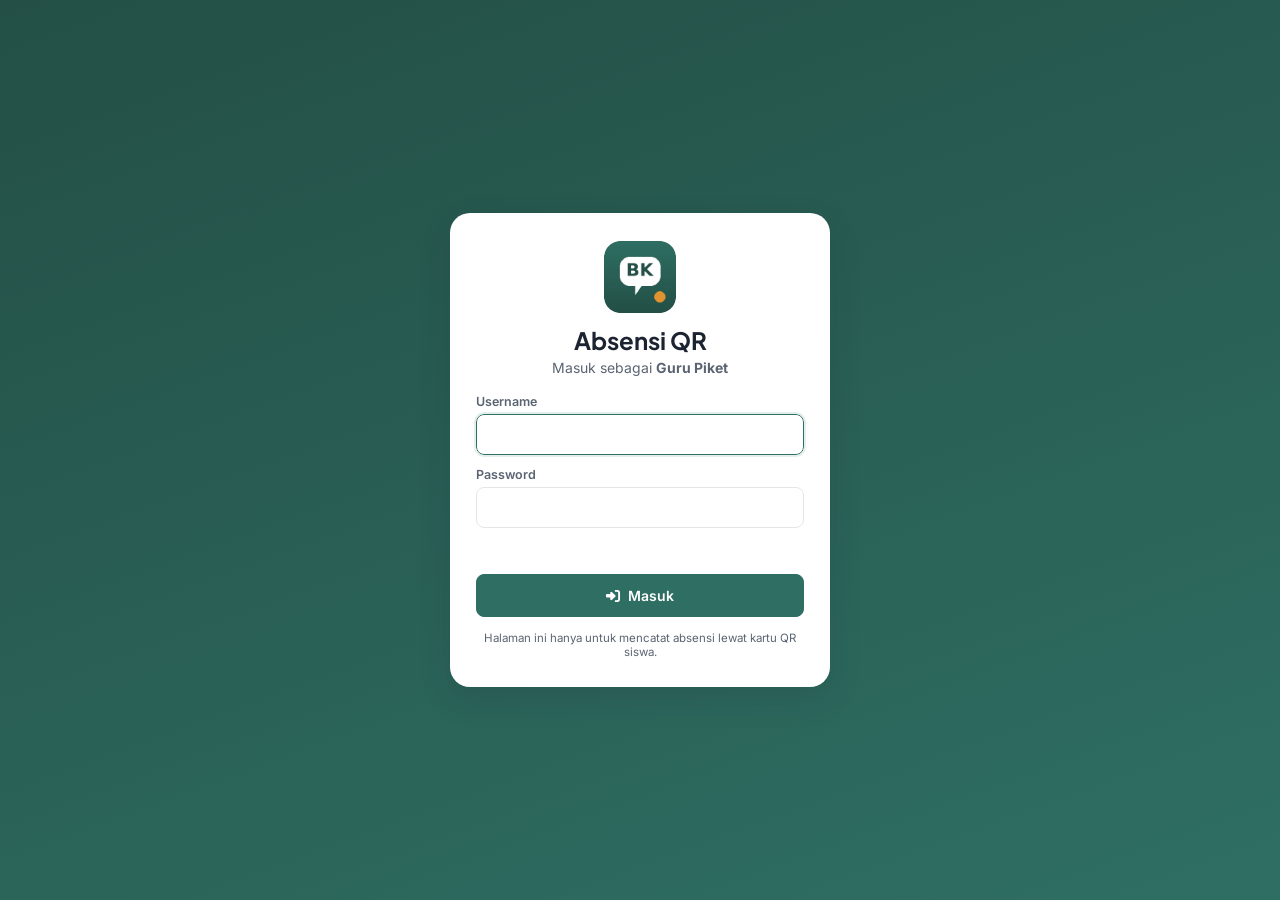
<file: piket.html>
<!DOCTYPE html>
<html lang="id">
<head>
<meta charset="UTF-8" />
<meta name="viewport" content="width=device-width, initial-scale=1.0, viewport-fit=cover" />
<meta name="robots" content="noindex, nofollow" />
<meta name="theme-color" content="#2F6F63" />
<title>Absensi QR — Guru Piket</title>
<link rel="preconnect" href="https://fonts.googleapis.com">
<link href="https://fonts.googleapis.com/css2?family=Plus+Jakarta+Sans:wght@500;600;700;800&family=Inter:wght@400;500;600;700&display=swap" rel="stylesheet">
<link rel="stylesheet" href="https://cdnjs.cloudflare.com/ajax/libs/font-awesome/6.5.1/css/all.min.css">
<link rel="icon" type="image/png" sizes="32x32" href="icons/favicon-32.png">
<link rel="apple-touch-icon" href="icons/apple-touch-icon.png">
<link rel="stylesheet" href="piket.css">
</head>
<body>

<!-- ============ LOGIN GURU PIKET ============ -->
<section class="pk-login" id="loginView">
  <form class="pk-login-card" id="loginForm" autocomplete="on">
    <img class="pk-login-logo" id="loginLogo" src="icons/icon-192.png" alt="" />
    <h1>Absensi QR</h1>
    <p class="pk-login-school" id="loginSchool"></p>
    <p class="pk-login-sub">Masuk sebagai <b>Guru Piket</b></p>
    <label for="loginUser">Username</label>
    <input type="text" id="loginUser" name="username" autocomplete="username" autocapitalize="off" required />
    <label for="loginPass">Password</label>
    <input type="password" id="loginPass" name="password" autocomplete="current-password" required />
    <div class="pk-error" id="loginError" role="alert"></div>
    <button type="submit" class="pk-btn pk-btn-primary pk-btn-block" id="loginBtn"><i class="fa-solid fa-right-to-bracket"></i> Masuk</button>
    <p class="pk-foot">Halaman ini hanya untuk mencatat absensi lewat kartu QR siswa.</p>
  </form>
</section>

<!-- ============ HALAMAN SCAN ============ -->
<section class="pk-app hidden" id="appView">
  <header class="pk-top">
    <div class="pk-brand">
      <img id="schoolLogo" class="pk-brand-logo" src="icons/icon-192.png" alt="" />
      <div>
        <div class="pk-brand-title"><i class="fa-solid fa-qrcode"></i> Absensi QR — Guru Piket</div>
        <div class="pk-brand-sub" id="schoolName">BK Digital</div>
      </div>
    </div>
    <div class="pk-top-right">
      <div class="pk-clock" id="clock"></div>
      <button class="pk-icon-btn" id="logoutBtn" title="Keluar"><i class="fa-solid fa-right-from-bracket"></i></button>
    </div>
  </header>

  <main class="pk-main">
    <div class="pk-scan-col">
      <div class="pk-controls">
        <label class="pk-status-label">Status jika terdeteksi
          <select id="statusSelect">
            <option value="Hadir">Hadir</option>
            <option value="Sakit">Sakit</option>
            <option value="Izin">Izin</option>
          </select>
        </label>
        <button class="pk-icon-btn" id="camToggleBtn" title="Matikan/nyalakan kamera"><i class="fa-solid fa-video"></i></button>
        <button class="pk-icon-btn" id="camSwitchBtn" title="Ganti kamera depan/belakang"><i class="fa-solid fa-rotate"></i></button>
      </div>

      <div class="pk-camera">
        <div id="reader"></div>
        <div class="pk-frame"></div>
        <div class="pk-result" id="result">
          <div class="pk-standby"><i class="fa-solid fa-id-card"></i><p>Menyalakan kamera...</p></div>
        </div>
      </div>

      <form class="pk-manual" id="manualForm">
        <i class="fa-solid fa-keyboard"></i>
        <input type="text" id="manualInput" placeholder="Ketik kode atau tembakkan pemindai USB/Bluetooth di sini, lalu Enter" autocomplete="off" />
        <button type="submit" class="pk-btn pk-btn-primary"><i class="fa-solid fa-check"></i> Proses</button>
      </form>
    </div>

    <aside class="pk-side">
      <div class="pk-card">
        <div class="pk-card-head">
          <h2>Absensi Hari Ini</h2>
          <span class="pk-date" id="todayDate"></span>
        </div>
        <div class="pk-stats">
          <div class="pk-stat pk-stat--ok"><b id="cHadir">0</b><span>Hadir</span></div>
          <div class="pk-stat pk-stat--warn"><b id="cSakit">0</b><span>Sakit</span></div>
          <div class="pk-stat pk-stat--info"><b id="cIzin">0</b><span>Izin</span></div>
          <div class="pk-stat"><b id="cTotal">0</b><span>Total</span></div>
        </div>
      </div>
      <div class="pk-card">
        <div class="pk-card-head">
          <h2>Terbaru</h2>
          <button class="pk-link" id="refreshBtn" title="Muat ulang"><i class="fa-solid fa-arrows-rotate"></i></button>
        </div>
        <ul class="pk-recent" id="recentList"><li class="pk-empty">Belum ada data.</li></ul>
      </div>
    </aside>
  </main>
</section>

<script src="html5-qrcode.min.js"></script>
<script src="piket.js"></script>
</body>
</html>
</file>
<file: piket.css>
/* ============================================================
   BK DIGITAL — HALAMAN GURU PIKET (Absensi QR)
   Token warna sama dengan style.css utama.
   ============================================================ */
:root{
  --bg:#F5F7F8; --surface:#fff; --surface-2:#F0F3F4; --ink:#1B2430; --ink-soft:#5B6472; --border:#E3E7EA;
  --primary:#2F6F63; --primary-dark:#234F46; --primary-light:#E4EFEC;
  --accent:#E0932F; --accent-light:#FBF0DD; --danger:#D9614F; --danger-light:#FAE4E0;
  --success:#3E9A63; --success-light:#E4F3E9; --info:#3B7DD8; --info-light:#E5EFFC;
  --radius-sm:8px; --radius:14px; --radius-lg:20px;
  --shadow:0 4px 16px rgba(27,36,48,.08); --shadow-lg:0 12px 32px rgba(27,36,48,.14);
  --font-display:'Plus Jakarta Sans',system-ui,sans-serif; --font-body:'Inter',system-ui,sans-serif;
}
*{ box-sizing:border-box; }
html,body{ height:100%; }
body{ margin:0; font-family:var(--font-body); background:var(--bg); color:var(--ink); -webkit-font-smoothing:antialiased; }
.hidden{ display:none !important; }
button,input,select{ font-family:inherit; font-size:14px; }

/* ---------- tombol ---------- */
.pk-btn{ display:inline-flex; align-items:center; justify-content:center; gap:8px; border:1px solid var(--border); background:#fff; color:var(--ink);
  padding:10px 16px; border-radius:var(--radius-sm); font-weight:600; cursor:pointer; }
.pk-btn-primary{ background:var(--primary); border-color:var(--primary); color:#fff; }
.pk-btn-primary:hover{ background:var(--primary-dark); }
.pk-btn:disabled{ opacity:.6; cursor:wait; }
.pk-btn-block{ width:100%; }
.pk-icon-btn{ width:40px; height:40px; border-radius:var(--radius-sm); border:1px solid var(--border); background:#fff; color:var(--ink); cursor:pointer; flex-shrink:0; }
.pk-icon-btn:hover{ background:var(--surface-2); }
.pk-link{ background:none; border:0; color:var(--primary); cursor:pointer; padding:4px 6px; font-size:15px; }

/* ---------- login ---------- */
.pk-login{ min-height:100%; display:flex; align-items:center; justify-content:center; padding:20px;
  background:linear-gradient(160deg,var(--primary-dark),var(--primary)); }
.pk-login-card{ width:100%; max-width:380px; background:#fff; border-radius:var(--radius-lg); box-shadow:var(--shadow-lg); padding:28px 26px; text-align:center; }
.pk-login-logo{ width:72px; height:72px; border-radius:16px; margin-bottom:8px; object-fit:contain; background:#fff; }
.pk-login-school{ margin:2px 0 4px; font-size:14px; font-weight:700; color:var(--primary); text-transform:uppercase; letter-spacing:.3px; }
.pk-login-school:empty{ display:none; }
.pk-login-card h1{ margin:0; font-family:var(--font-display); font-size:24px; }
.pk-login-sub{ margin:4px 0 18px; color:var(--ink-soft); font-size:14px; }
.pk-login-card label{ display:block; text-align:left; font-size:12.5px; font-weight:600; color:var(--ink-soft); margin:12px 0 5px; }
.pk-login-card input{ width:100%; padding:11px 12px; border:1px solid var(--border); border-radius:var(--radius-sm); background:#fff; }
.pk-login-card input:focus{ outline:2px solid var(--primary-light); border-color:var(--primary); }
.pk-login-card .pk-btn{ margin-top:18px; padding:12px; }
.pk-error{ min-height:18px; margin-top:10px; font-size:13px; color:var(--danger); text-align:left; }
.pk-foot{ margin:14px 0 0; font-size:11.5px; color:var(--ink-soft); }

/* ---------- app ---------- */
.pk-app{ min-height:100%; display:flex; flex-direction:column; }
.pk-top{ display:flex; align-items:center; justify-content:space-between; gap:12px; padding:12px 20px; background:var(--primary-dark); color:#fff;
  padding-top:calc(12px + env(safe-area-inset-top)); }
.pk-brand{ display:flex; align-items:center; gap:12px; min-width:0; }
.pk-brand-logo{ width:40px; height:40px; border-radius:10px; background:#fff; object-fit:contain; flex-shrink:0; }
.pk-brand-title{ font-family:var(--font-display); font-weight:700; font-size:16px; display:flex; align-items:center; gap:8px; }
.pk-brand-sub{ font-size:12.5px; color:rgba(255,255,255,.75); white-space:nowrap; overflow:hidden; text-overflow:ellipsis; }
.pk-top-right{ display:flex; align-items:center; gap:12px; }
.pk-clock{ font-family:var(--font-display); font-weight:700; font-size:20px; font-variant-numeric:tabular-nums; }
.pk-top .pk-icon-btn{ background:rgba(255,255,255,.12); border-color:rgba(255,255,255,.22); color:#fff; }
.pk-top .pk-icon-btn:hover{ background:rgba(255,255,255,.24); }

.pk-main{ flex:1; display:grid; grid-template-columns:minmax(0,1fr) 340px; gap:20px; padding:20px; max-width:1100px; width:100%; margin:0 auto; align-items:start; }
.pk-scan-col{ display:flex; flex-direction:column; gap:14px; align-items:center; }
.pk-controls{ display:flex; align-items:center; gap:10px; width:min(520px,100%); }
.pk-status-label{ flex:1; display:flex; align-items:center; gap:10px; font-size:13px; font-weight:600; color:var(--ink-soft); }
.pk-status-label select{ flex:1; padding:9px 10px; border:1px solid var(--border); border-radius:var(--radius-sm); background:#fff; color:var(--ink); }

/* kamera */
.pk-camera{ position:relative; width:min(520px,100%); aspect-ratio:1/1; background:#000; border-radius:var(--radius-lg); overflow:hidden; box-shadow:var(--shadow-lg); }
.pk-camera #reader{ width:100%; height:100%; }
.pk-camera #reader video{ width:100% !important; height:100% !important; object-fit:cover; }
.pk-frame{ position:absolute; inset:14%; border:3px solid var(--accent); border-radius:16px; pointer-events:none; box-shadow:0 0 0 999px rgba(0,0,0,.28); }
.pk-result{ position:absolute; inset:0; z-index:5; display:flex; align-items:flex-end; justify-content:center; padding:14px; pointer-events:none; }
.pk-result:has(.pk-card-res){ align-items:center; background:rgba(15,30,25,.82); backdrop-filter:blur(3px); }
.pk-standby{ text-align:center; color:#fff; width:100%; background:rgba(0,0,0,.55); backdrop-filter:blur(6px); border-radius:16px; padding:12px 16px; }
.pk-standby i{ font-size:24px; display:block; margin-bottom:6px; opacity:.85; }
.pk-standby p{ margin:0; font-size:13px; line-height:1.5; }
.pk-card-res{ text-align:center; width:100%; max-width:330px; color:#fff; padding:22px 20px; border:1px solid rgba(255,255,255,.18); border-radius:var(--radius-lg); background:rgba(255,255,255,.07); }
.pk-card-res > i{ font-size:42px; display:block; margin-bottom:10px; }
.pk-card-res .pk-name{ font-family:var(--font-display); font-weight:800; font-size:21px; line-height:1.25; word-break:break-word; }
.pk-card-res .pk-sub{ font-size:13.5px; color:rgba(255,255,255,.75); margin-top:3px; }
.pk-card-res .pk-msg{ display:inline-block; margin-top:14px; padding:8px 16px; border-radius:999px; font-weight:700; font-size:14px; }
.pk-card-res p{ margin:0; font-size:14px; line-height:1.5; color:rgba(255,255,255,.88); }
.pk-card-res--ok > i{ color:#7BE0A3; }   .pk-card-res--ok .pk-msg{ background:var(--success-light); color:var(--success); }
.pk-card-res--warn > i{ color:#F5C16B; } .pk-card-res--warn .pk-msg{ background:var(--accent-light); color:#A9690F; }
.pk-card-res--err > i{ color:#FF9A8B; }
.pk-card-res--pending .pk-msg{ background:rgba(255,255,255,.16); color:#fff; }

.pk-manual{ display:flex; align-items:center; gap:10px; width:min(520px,100%); background:#fff; border:1px solid var(--border); border-radius:var(--radius); padding:10px 12px; }
.pk-manual > i{ color:var(--ink-soft); }
.pk-manual input{ flex:1; min-width:0; border:0; outline:0; background:transparent; padding:6px 2px; }

/* panel samping */
.pk-side{ display:flex; flex-direction:column; gap:16px; }
.pk-card{ background:#fff; border:1px solid var(--border); border-radius:var(--radius); box-shadow:var(--shadow); padding:16px; }
.pk-card-head{ display:flex; align-items:center; justify-content:space-between; margin-bottom:12px; }
.pk-card-head h2{ margin:0; font-family:var(--font-display); font-size:15px; }
.pk-date{ font-size:12px; color:var(--ink-soft); }
.pk-stats{ display:grid; grid-template-columns:repeat(4,1fr); gap:8px; }
.pk-stat{ background:var(--surface-2); border-radius:var(--radius-sm); padding:10px 6px; text-align:center; }
.pk-stat b{ display:block; font-family:var(--font-display); font-size:22px; }
.pk-stat span{ font-size:11.5px; color:var(--ink-soft); }
.pk-stat--ok{ background:var(--success-light); } .pk-stat--ok b{ color:var(--success); }
.pk-stat--warn{ background:var(--accent-light); } .pk-stat--warn b{ color:#A9690F; }
.pk-stat--info{ background:var(--info-light); } .pk-stat--info b{ color:var(--info); }
.pk-recent{ list-style:none; margin:0; padding:0; max-height:360px; overflow-y:auto; }
.pk-recent li{ display:flex; align-items:center; justify-content:space-between; gap:10px; padding:9px 2px; border-bottom:1px solid var(--border); font-size:13.5px; }
.pk-recent li:last-child{ border-bottom:0; }
.pk-recent .pk-who{ min-width:0; }
.pk-recent .pk-who b{ display:block; font-weight:600; white-space:nowrap; overflow:hidden; text-overflow:ellipsis; }
.pk-recent .pk-who small{ color:var(--ink-soft); font-size:11.5px; }
.pk-chip{ flex-shrink:0; font-size:11.5px; font-weight:700; padding:3px 10px; border-radius:999px; background:var(--surface-2); }
.pk-chip--Hadir{ background:var(--success-light); color:var(--success); }
.pk-chip--Sakit{ background:var(--accent-light); color:#A9690F; }
.pk-chip--Izin{ background:var(--info-light); color:var(--info); }
.pk-chip--Alpa{ background:var(--danger-light); color:var(--danger); }
.pk-empty{ color:var(--ink-soft); justify-content:center !important; }

@media (max-width:860px){
  .pk-main{ grid-template-columns:1fr; padding:14px; }
  .pk-clock{ font-size:17px; }
  .pk-brand-title{ font-size:14px; }
}

.pk-card-res .pk-photo{ display:block; width:96px; height:128px; object-fit:cover; object-position:center top; margin:0 auto 12px; border-radius:10px; border:3px solid rgba(255,255,255,.45); }
</file>
